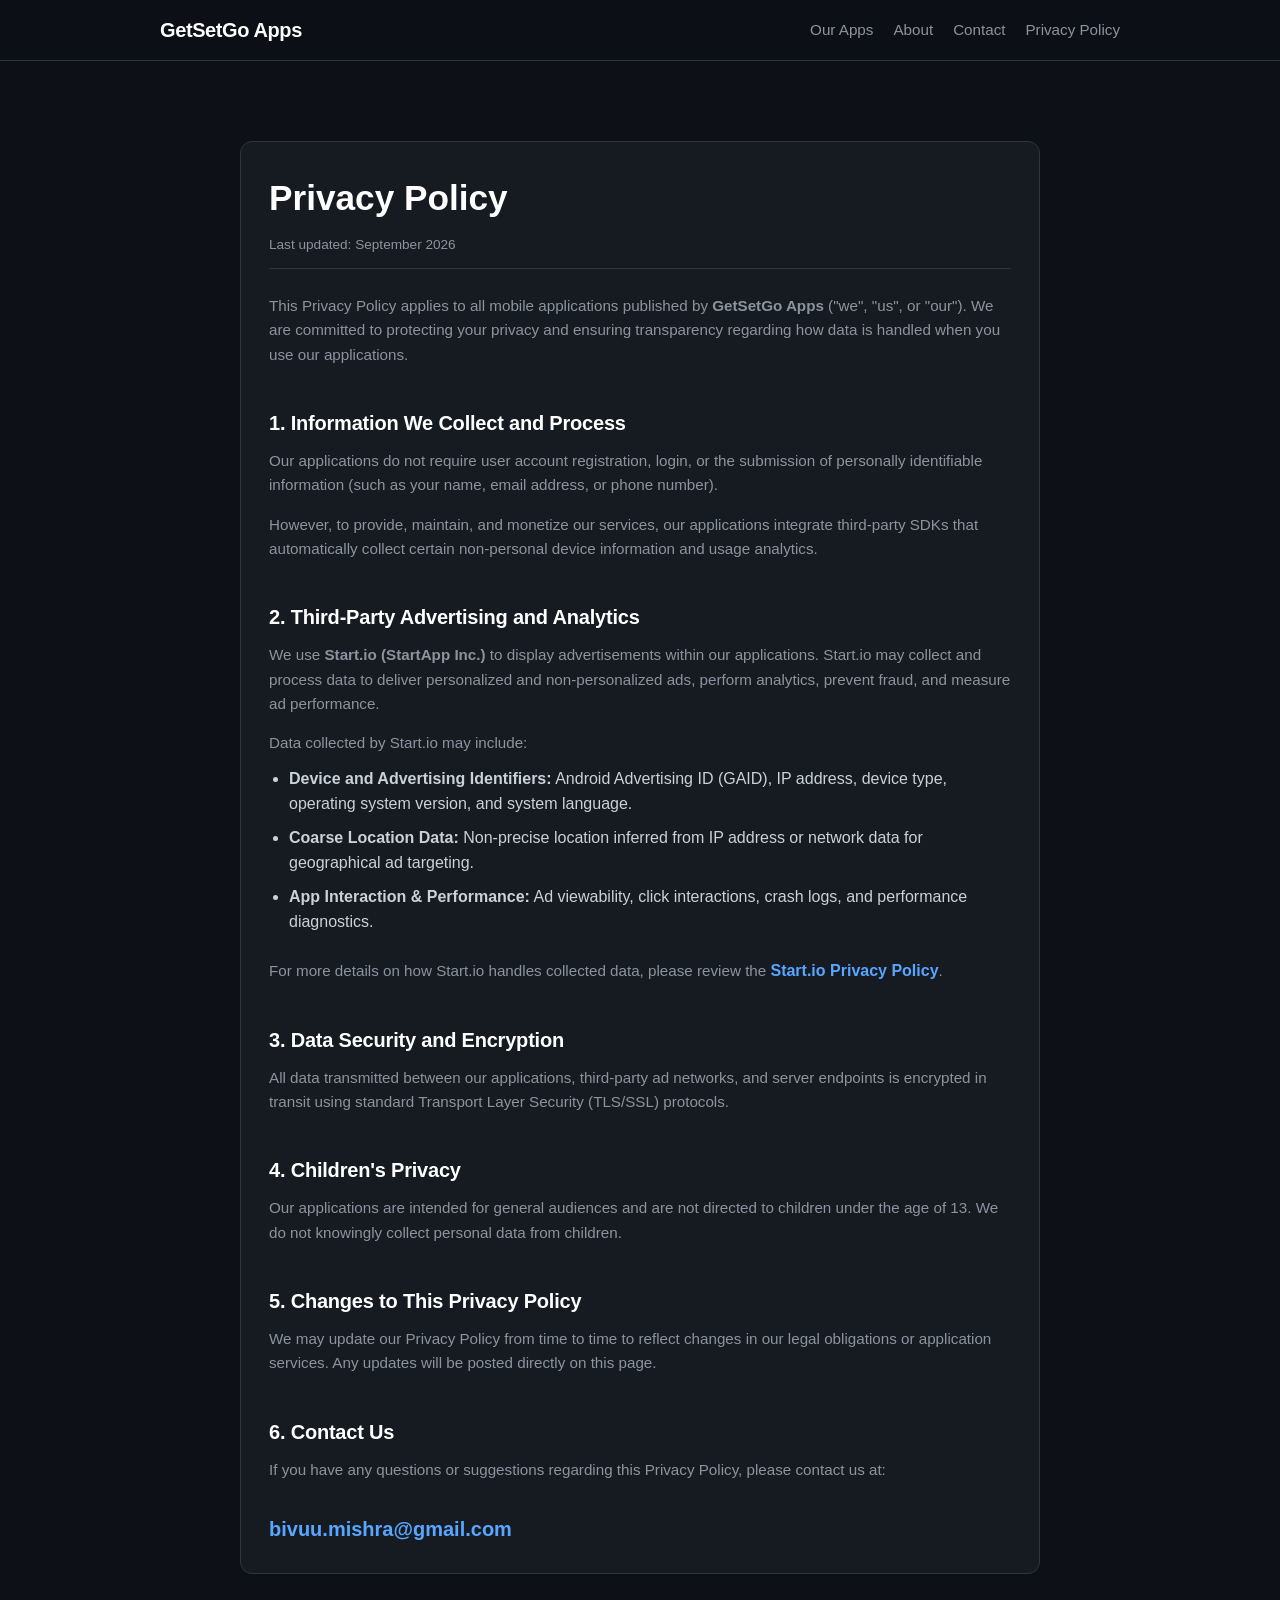
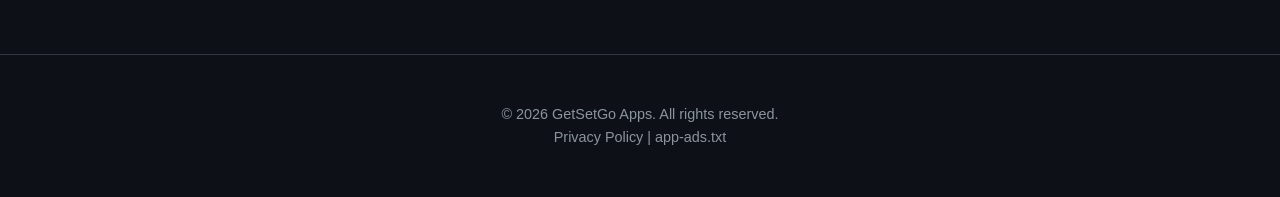
<file: privacy-policy/index.html>
<!DOCTYPE html>
<html lang="en">
<head>
    <meta charset="UTF-8">
    <meta name="viewport" content="width=device-width, initial-scale=1.0">
    <title>GetSetGo Apps - Mobile Utilities & Productivity</title>
    
    <!-- Fixed: Leading slash forces Vercel to load styles.css from the root directory -->
    <link rel="stylesheet" href="/styles.css">
</head>
<body>

    <!-- Header Navigation -->
    <header class="navbar">
        <div class="container nav-container">
            <a href="/" class="logo">GetSetGo Apps</a>
            <nav>
                <a href="/#apps">Our Apps</a>
                <a href="/#about">About</a>
                <a href="/#contact">Contact</a>
                <a href="/privacy-policy/">Privacy Policy</a>
            </nav>
        </div>
    </header>

    <!-- Privacy Policy Content -->
    <section class="section">
        <div class="container">
            <div class="app-card" style="max-width: 800px; margin: 0 auto; transform: none;">
                <h1 style="color: var(--text-heading); font-size: 2.2rem; margin-bottom: 8px;">Privacy Policy</h1>
                <p style="color: var(--text-muted); font-size: 0.85rem; margin-bottom: 25px; border-bottom: 1px solid var(--card-border); padding-bottom: 12px;">Last updated: September 2026</p>

                <p style="margin-bottom: 15px;">This Privacy Policy applies to all mobile applications published by <strong>GetSetGo Apps</strong> ("we", "us", or "our"). We are committed to protecting your privacy and ensuring transparency regarding how data is handled when you use our applications.</p>

                <h3 style="color: var(--text-heading); margin: 25px 0 10px;">1. Information We Collect and Process</h3>
                <p style="margin-bottom: 15px;">Our applications do not require user account registration, login, or the submission of personally identifiable information (such as your name, email address, or phone number).</p>
                <p style="margin-bottom: 15px;">However, to provide, maintain, and monetize our services, our applications integrate third-party SDKs that automatically collect certain non-personal device information and usage analytics.</p>

                <h3 style="color: var(--text-heading); margin: 25px 0 10px;">2. Third-Party Advertising and Analytics</h3>
                <p style="margin-bottom: 15px;">We use <strong>Start.io (StartApp Inc.)</strong> to display advertisements within our applications. Start.io may collect and process data to deliver personalized and non-personalized ads, perform analytics, prevent fraud, and measure ad performance.</p>
                <p style="margin-bottom: 10px;">Data collected by Start.io may include:</p>
                <ul style="padding-left: 20px; margin-bottom: 15px;">
                    <li style="margin-bottom: 8px;"><strong>Device and Advertising Identifiers:</strong> Android Advertising ID (GAID), IP address, device type, operating system version, and system language.</li>
                    <li style="margin-bottom: 8px;"><strong>Coarse Location Data:</strong> Non-precise location inferred from IP address or network data for geographical ad targeting.</li>
                    <li style="margin-bottom: 8px;"><strong>App Interaction & Performance:</strong> Ad viewability, click interactions, crash logs, and performance diagnostics.</li>
                </ul>
                <p style="margin-bottom: 15px;">For more details on how Start.io handles collected data, please review the <a href="https://www.start.io/policy/privacy-policy/" target="_blank" rel="noopener noreferrer" class="contact-email" style="font-size: 1rem; margin-top: 0;">Start.io Privacy Policy</a>.</p>

                <h3 style="color: var(--text-heading); margin: 25px 0 10px;">3. Data Security and Encryption</h3>
                <p style="margin-bottom: 15px;">All data transmitted between our applications, third-party ad networks, and server endpoints is encrypted in transit using standard Transport Layer Security (TLS/SSL) protocols.</p>

                <h3 style="color: var(--text-heading); margin: 25px 0 10px;">4. Children's Privacy</h3>
                <p style="margin-bottom: 15px;">Our applications are intended for general audiences and are not directed to children under the age of 13. We do not knowingly collect personal data from children.</p>

                <h3 style="color: var(--text-heading); margin: 25px 0 10px;">5. Changes to This Privacy Policy</h3>
                <p style="margin-bottom: 15px;">We may update our Privacy Policy from time to time to reflect changes in our legal obligations or application services. Any updates will be posted directly on this page.</p>

                <h3 style="color: var(--text-heading); margin: 25px 0 10px;">6. Contact Us</h3>
                <p style="margin-bottom: 15px;">If you have any questions or suggestions regarding this Privacy Policy, please contact us at:</p>
                <a href="mailto:bivuu.mishra@gmail.com" class="contact-email">bivuu.mishra@gmail.com</a>
            </div>
        </div>
    </section>

    <!-- Footer -->
    <footer>
        <div class="container footer-content text-center">
            <p>&copy; 2026 GetSetGo Apps. All rights reserved.</p>
            <p><a href="/privacy-policy/">Privacy Policy</a> | <a href="/app-ads.txt" target="_blank">app-ads.txt</a></p>
        </div>
    </footer>

    <script src="/script.js"></script>
</body>
</html>
</file>
<file: styles.css>
:root {
  /* Color Palette */
  --bg-color: #0d1117;
  --card-bg: #161b22;
  --card-border: #30363d;
  --accent-color: #238636;
  --accent-hover: #2ea043;
  --text-main: #c9d1d9;
  --text-heading: #ffffff;
  --text-muted: #8b949e;
  --link-color: #58a6ff;

  /* Shadows & Radius */
  --radius-sm: 6px;
  --radius-md: 8px;
  --radius-lg: 12px;
  --radius-full: 9999px;
  --shadow-sm: 0 1px 3px rgba(0, 0, 0, 0.3);
  --shadow-md: 0 8px 24px rgba(0, 0, 0, 0.4);
  --shadow-lg: 0 16px 32px rgba(0, 0, 0, 0.5);

  /* Transitions */
  --transition-fast: 0.15s ease;
  --transition-normal: 0.25s cubic-bezier(0.16, 1, 0.3, 1);
}

/* Universal Reset */
*,
*::before,
*::after {
  box-sizing: border-box;
  margin: 0;
  padding: 0;
}

/* Base Body Styles */
html {
  color-scheme: dark;
  scroll-behavior: smooth;
}

body {
  font-family: -apple-system, BlinkMacSystemFont, "Segoe UI", Roboto, Helvetica, Arial, sans-serif;
  background-color: var(--bg-color);
  color: var(--text-main);
  line-height: 1.6;
  min-height: 100vh;
  -webkit-font-smoothing: antialiased;
  -moz-osx-font-smoothing: grayscale;
}

/* Layout Utilities */
.container {
  width: 90%;
  max-width: 1000px;
  margin: 0 auto;
  padding: 0 20px;
}

/* Sticky Navbar with Fallback */
.navbar {
  background-color: rgba(13, 17, 23, 0.85);
  border-bottom: 1px solid var(--card-border);
  position: sticky;
  top: 0;
  z-index: 100;
  padding: 14px 0;
  transition: border-color var(--transition-fast);
}

@supports (backdrop-filter: blur(12px)) or (-webkit-backdrop-filter: blur(12px)) {
  .navbar {
    background-color: rgba(13, 17, 23, 0.75);
    backdrop-filter: blur(12px);
    -webkit-backdrop-filter: blur(12px);
  }
}

.nav-container {
  display: flex;
  justify-content: space-between;
  align-items: center;
  gap: 20px;
}

.logo {
  font-size: 1.25rem;
  font-weight: 700;
  color: var(--text-heading);
  text-decoration: none;
  letter-spacing: -0.02em;
  transition: opacity var(--transition-fast);
}

.logo:hover {
  opacity: 0.85;
}

nav {
  display: flex;
  align-items: center;
  gap: 20px;
  flex-wrap: wrap;
}

nav a {
  color: var(--text-muted);
  text-decoration: none;
  font-weight: 500;
  font-size: 0.95rem;
  transition: color var(--transition-fast);
}

nav a:hover {
  color: var(--text-heading);
}

/* Focus States for Accessibility */
a:focus-visible,
button:focus-visible {
  outline: 2px solid var(--link-color);
  outline-offset: 4px;
  border-radius: 4px;
}

/* Hero Section */
.hero {
  padding: 110px 0 80px;
  text-align: center;
}

.hero h1 {
  font-size: clamp(2.2rem, 5vw, 3.2rem);
  font-weight: 800;
  color: var(--text-heading);
  line-height: 1.15;
  letter-spacing: -0.03em;
  margin-bottom: 20px;
}

.hero p {
  font-size: 1.2rem;
  color: var(--text-muted);
  max-width: 620px;
  margin: 0 auto 32px;
}

/* Primary Button */
.btn-primary {
  display: inline-flex;
  align-items: center;
  justify-content: center;
  background-color: var(--accent-color);
  color: #ffffff;
  padding: 12px 28px;
  border-radius: var(--radius-sm);
  border: 1px solid rgba(255, 255, 255, 0.1);
  text-decoration: none;
  font-weight: 600;
  font-size: 1rem;
  cursor: pointer;
  box-shadow: var(--shadow-sm);
  transition: background-color var(--transition-fast), transform var(--transition-fast), box-shadow var(--transition-fast);
}

.btn-primary:hover {
  background-color: var(--accent-hover);
  transform: translateY(-1px);
  box-shadow: 0 4px 12px rgba(35, 134, 54, 0.3);
}

.btn-primary:active {
  transform: translateY(0);
}

/* Sections */
.section {
  padding: 80px 0;
}

.dark-bg {
  background-color: var(--card-bg);
  border-top: 1px solid var(--card-border);
  border-bottom: 1px solid var(--card-border);
}

.section-title {
  font-size: 2.1rem;
  font-weight: 700;
  color: var(--text-heading);
  text-align: center;
  letter-spacing: -0.02em;
  margin-bottom: 40px;
}

.section-desc {
  max-width: 700px;
  margin: 0 auto;
  font-size: 1.1rem;
  line-height: 1.7;
}

.text-center {
  text-align: center;
}

/* App Grid & Cards */
.app-grid {
  display: grid;
  grid-template-columns: repeat(auto-fit, minmax(280px, 1fr));
  gap: 24px;
}

.app-card {
  background-color: var(--card-bg);
  border: 1px solid var(--card-border);
  border-radius: var(--radius-lg);
  padding: 28px;
  position: relative;
  display: flex;
  flex-direction: column;
  transition: transform var(--transition-normal), border-color var(--transition-normal), box-shadow var(--transition-normal);
}

.app-card:hover {
  transform: translateY(-4px);
  border-color: #444c56;
  box-shadow: var(--shadow-md);
}

.app-icon {
  font-size: 2.5rem;
  margin-bottom: 16px;
  line-height: 1;
}

.app-card h3 {
  color: var(--text-heading);
  font-size: 1.25rem;
  font-weight: 600;
  margin-bottom: 10px;
  letter-spacing: -0.01em;
}

.app-card p {
  color: var(--text-muted);
  font-size: 0.95rem;
  margin-bottom: 20px;
  flex-grow: 1;
}

.badge {
  display: inline-flex;
  align-items: center;
  align-self: flex-start;
  background-color: #21262d;
  border: 1px solid var(--card-border);
  color: var(--text-muted);
  padding: 4px 12px;
  border-radius: var(--radius-full);
  font-size: 0.8rem;
  font-weight: 500;
}

.contact-email {
  display: inline-block;
  margin-top: 16px;
  font-size: 1.25rem;
  font-weight: 600;
  color: var(--link-color);
  text-decoration: none;
  transition: color var(--transition-fast), text-decoration-color var(--transition-fast);
}

.contact-email:hover {
  text-decoration: underline;
}

/* Footer */
footer {
  padding: 48px 0;
  border-top: 1px solid var(--card-border);
  text-align: center;
  color: var(--text-muted);
  font-size: 0.9rem;
}

footer a {
  color: var(--text-muted);
  text-decoration: none;
  transition: color var(--transition-fast);
}

footer a:hover {
  color: var(--text-heading);
  text-decoration: underline;
}

/* Modal Overlay & Card */
.modal {
  display: none;
  position: fixed;
  inset: 0;
  width: 100%;
  height: 100%;
  background-color: rgba(0, 0, 0, 0.75);
  backdrop-filter: blur(4px);
  -webkit-backdrop-filter: blur(4px);
  z-index: 1000;
  padding: 20px;
  overflow-y: auto;
}

.modal.is-open {
  display: grid;
  place-items: center;
}

.modal-content {
  background-color: var(--card-bg);
  border: 1px solid var(--card-border);
  margin: auto;
  padding: 36px;
  width: 100%;
  max-width: 700px;
  border-radius: var(--radius-lg);
  position: relative;
  box-shadow: var(--shadow-lg);
  animation: modalFadeIn var(--transition-normal);
}

@keyframes modalFadeIn {
  from {
    opacity: 0;
    transform: scale(0.96) translateY(8px);
  }
  to {
    opacity: 1;
    transform: scale(1) translateY(0);
  }
}

.modal-content h2 {
  color: var(--text-heading);
  font-size: 1.6rem;
  font-weight: 700;
  margin-bottom: 6px;
}

.modal-content h3 {
  color: var(--text-heading);
  font-size: 1.15rem;
  margin: 24px 0 10px;
}

.modal-content p, 
.modal-content ul {
  margin-bottom: 16px;
  font-size: 0.95rem;
  color: var(--text-main);
}

.modal-content ul {
  padding-left: 24px;
}

.effective-date {
  color: var(--text-muted);
  font-size: 0.85rem !important;
  margin-bottom: 24px !important;
}

.close-btn {
  position: absolute;
  top: 18px;
  right: 20px;
  font-size: 1.6rem;
  line-height: 1;
  color: var(--text-muted);
  background: transparent;
  border: none;
  cursor: pointer;
  border-radius: 4px;
  padding: 4px;
  transition: color var(--transition-fast), background-color var(--transition-fast);
}

.close-btn:hover {
  color: var(--text-heading);
  background-color: rgba(255, 255, 255, 0.08);
}

/* Reduced Motion Preference */
@media (prefers-reduced-motion: reduce) {
  *,
  *::before,
  *::after {
    animation-duration: 0.01ms !important;
    animation-iteration-count: 1 !important;
    transition-duration: 0.01ms !important;
    scroll-behavior: auto !important;
  }
}
/* App Cards with Banners */
.app-card {
  background-color: var(--card-bg);
  border: 1px solid var(--card-border);
  border-radius: var(--radius-lg);
  overflow: hidden; /* Clips image cleanly to border-radius */
  display: flex;
  flex-direction: column;
  transition: transform var(--transition-normal), border-color var(--transition-normal), box-shadow var(--transition-normal);
}

.app-card:hover {
  transform: translateY(-4px);
  border-color: #444c56;
  box-shadow: var(--shadow-md);
}

/* Banner Image Wrapper */
.app-banner {
  width: 100%;
  aspect-ratio: 416 / 235;
  background-color: #0d1117;
  overflow: hidden;
  border-bottom: 1px solid var(--card-border);
}

.app-banner img {
  width: 100%;
  height: 100%;
  object-fit: cover;
  display: block;
  transition: transform var(--transition-normal);
}

.app-card:hover .app-banner img {
  transform: scale(1.03); /* Subtle zoom effect on card hover */
}

/* Card Body Content */
.app-card-body {
  padding: 24px;
  display: flex;
  flex-direction: column;
  flex-grow: 1;
}

.app-header {
  display: flex;
  justify-content: space-between;
  align-items: center;
  gap: 12px;
  margin-bottom: 12px;
}

.app-header h3 {
  color: var(--text-heading);
  font-size: 1.25rem;
  font-weight: 600;
  letter-spacing: -0.01em;
  margin-bottom: 0;
}

.app-card-body p {
  color: var(--text-muted);
  font-size: 0.95rem;
  line-height: 1.5;
  margin-bottom: 0;
}

/* Google Play CTA Button Icon alignment */
.store-btn {
  display: inline-flex;
  align-items: center;
  gap: 10px;
}
/* ==========================================
   MOBILE & RESPONSIVE BREAKPOINTS
   ========================================== */

/* Tablet & Mobile Layout (768px and below) */
@media (max-width: 768px) {
  /* Prevent horizontal overflow on narrow viewports */
  .container {
    width: 100%;
    padding: 0 16px;
  }

  /* Stack Header & Centered Navigation Links */
  .nav-container {
    flex-direction: column;
    align-items: center;
    gap: 12px;
  }

  nav {
    justify-content: center;
    gap: 12px 16px;
  }

  nav a {
    font-size: 0.88rem;
    padding: 4px 0;
  }

  /* Adjust Hero Padding & Font Sizes */
  .hero {
    padding: 48px 0 36px;
  }

  .hero h1 {
    font-size: 1.85rem;
    line-height: 1.25;
  }

  .hero p {
    font-size: 1rem;
    margin-bottom: 24px;
  }

  /* Sections */
  .section {
    padding: 48px 0;
  }

  .section-title {
    font-size: 1.6rem;
    margin-bottom: 24px;
  }

  /* Mobile App Cards */
  .app-grid {
    grid-template-columns: 1fr; /* Single column on phones */
    gap: 18px;
  }

  .app-card-body {
    padding: 18px;
  }

  .app-header h3 {
    font-size: 1.15rem;
  }

  /* Mobile CTA Buttons (Full Width for Easy Tapping) */
  .btn-primary,
  .store-btn {
    width: 100%;
    justify-content: center;
    padding: 14px 20px;
    font-size: 0.95rem;
  }

  .contact-email {
    font-size: 1.05rem;
    word-break: break-word; /* Prevents email string overflow */
  }
}

/* Small Smartphone Optimization (480px and below) */
@media (max-width: 480px) {
  .logo {
    font-size: 1.15rem;
  }

  nav a {
    font-size: 0.82rem;
  }
  
  .badge {
    font-size: 0.75rem;
    padding: 2px 8px;
  }
}
</file>
